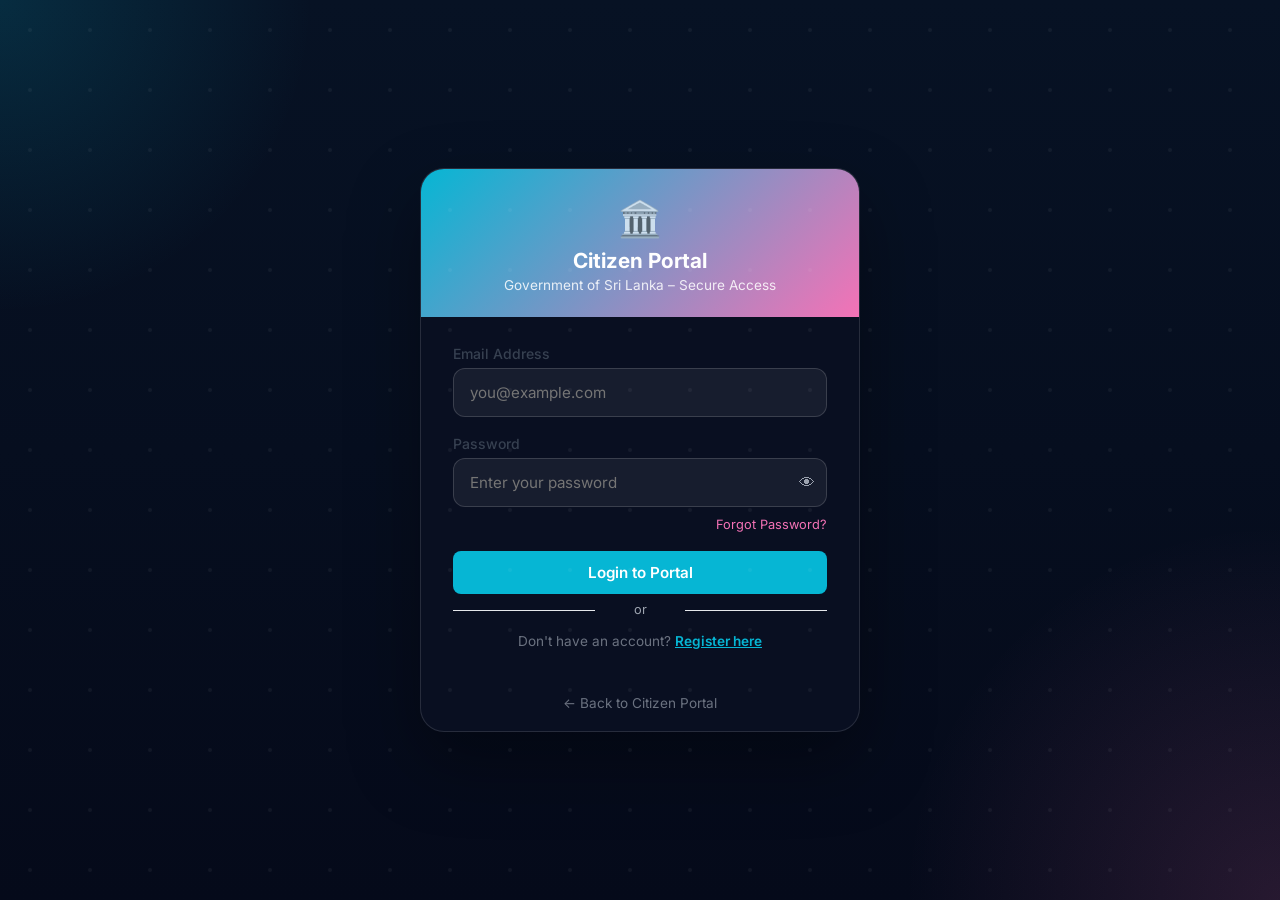
<file: citizen-portal/templates/citizen_login.html>
<!DOCTYPE html>
<html lang="en">

<head>
    <meta charset="UTF-8">
    <meta name="viewport" content="width=device-width, initial-scale=1.0">
    <title>Citizen Login - Government of Sri Lanka</title>
    <link href="https://fonts.googleapis.com/css2?family=Inter:wght@400;500;600;700&display=swap" rel="stylesheet">
    <style>
        :root {
            --primary: #06b6d4;
            --secondary: #f472b6;
            --success: #22c55e;
            --danger: #fb7185;
            --bg: #050a1a;
            --text: #eef2ff;
            --text-muted: #cbd5e1;
            --surface: rgba(10, 16, 34, 0.95);
            --border: rgba(255, 255, 255, 0.12);
            --shadow: 0 30px 70px rgba(0, 0, 0, 0.35);
        }

        * {
            margin: 0;
            padding: 0;
            box-sizing: border-box;
        }

        body {
            font-family: 'Inter', sans-serif;
            background: radial-gradient(circle at top left, rgba(6, 182, 212, 0.16), transparent 20%),
                        radial-gradient(circle at bottom right, rgba(244, 114, 182, 0.14), transparent 24%),
                        linear-gradient(180deg, #071224 0%, #050a1a 100%);
            min-height: 100vh;
            display: flex;
            align-items: center;
            justify-content: center;
            padding: 20px;
            width: 100%;
            overflow-x: hidden;
        }

        body::before {
            content: '';
            position: fixed;
            inset: 0;
            background: url("data:image/svg+xml,%3Csvg width='60' height='60' viewBox='0 0 60 60' xmlns='http://www.w3.org/2000/svg'%3E%3Cg fill='none' fill-rule='evenodd'%3E%3Cg fill='%23ffffff' fill-opacity='0.05'%3E%3Ccircle cx='30' cy='30' r='2'/%3E%3C/g%3E%3C/g%3E%3C/svg%3E");
            pointer-events: none;
        }

        .card {
            background: var(--surface);
            border: 1px solid var(--border);
            border-radius: 24px;
            box-shadow: var(--shadow);
            width: 100%;
            max-width: 440px;
            overflow: hidden;
            animation: slideUp 0.4s ease;
        }

        @keyframes slideUp {
            from {
                opacity: 0;
                transform: translateY(30px);
            }

            to {
                opacity: 1;
                transform: translateY(0);
            }
        }

        .card-header {
            background: linear-gradient(135deg, var(--primary), var(--secondary));
            padding: 28px 32px 24px;
            text-align: center;
            color: white;
        }

        .card-header .flag {
            font-size: 2.2rem;
            margin-bottom: 8px;
        }

        .card-header h1 {
            font-size: 1.3rem;
            font-weight: 700;
            margin-bottom: 4px;
        }

        .card-header p {
            font-size: 0.85rem;
            opacity: 0.85;
        }

        .tabs {
            display: flex;
            border-bottom: 2px solid #e5e7eb;
        }

        .tab-btn {
            flex: 1;
            padding: 14px;
            border: none;
            background: #f9fafb;
            font-size: 0.9rem;
            font-weight: 600;
            color: #6b7280;
            cursor: pointer;
            transition: all 0.2s;
        }

        .tab-btn.active {
            background: white;
            color: var(--primary);
            border-bottom: 2px solid var(--primary);
            margin-bottom: -2px;
        }

        .tab-btn:hover:not(.active) {
            background: #f3f4f6;
            color: #374151;
        }

        .card-body {
            padding: 28px 32px;
        }

        .tab-panel {
            display: none;
        }

        .tab-panel.active {
            display: block;
        }

        .form-group {
            margin-bottom: 18px;
        }

        label {
            display: block;
            margin-bottom: 6px;
            font-size: 0.875rem;
            font-weight: 500;
            color: #374151;
        }

        input[type=text],
        input[type=email],
        input[type=password],
        input[type=tel] {
            width: 100%;
            padding: 14px 16px;
            border: 1px solid rgba(255, 255, 255, 0.15);
            border-radius: 12px;
            font-size: 0.95rem;
            font-family: inherit;
            transition: border-color 0.2s, box-shadow 0.2s;
            outline: none;
            background: rgba(255, 255, 255, 0.06);
            color: var(--text);
        }

        input:focus {
            border-color: var(--primary);
            box-shadow: 0 0 0 3px rgba(6, 182, 212, 0.18);
        }

        .btn {
            width: 100%;
            padding: 12px;
            border: none;
            border-radius: 8px;
            font-size: 0.95rem;
            font-weight: 600;
            font-family: inherit;
            cursor: pointer;
            transition: all 0.2s;
        }

        .btn-primary {
            background: var(--primary);
            color: white;
        }

        .btn-primary:hover {
            background: var(--secondary);
            transform: translateY(-1px);
            box-shadow: 0 4px 14px rgba(244, 114, 182, 0.28);
        }

        .btn-primary:active {
            transform: translateY(0);
        }

        .alert {
            padding: 10px 14px;
            border-radius: 8px;
            font-size: 0.875rem;
            margin-bottom: 16px;
            display: none;
        }

        .alert-error {
            background: #fef2f2;
            color: #dc2626;
            border: 1px solid #fecaca;
        }

        .alert-success {
            background: #f0fdf4;
            color: #16a34a;
            border: 1px solid #bbf7d0;
        }

        .divider {
            text-align: center;
            color: #9ca3af;
            font-size: 0.8rem;
            margin: 8px 0 16px;
            position: relative;
        }

        .divider::before,
        .divider::after {
            content: '';
            position: absolute;
            top: 50%;
            width: 38%;
            height: 1px;
            background: #e5e7eb;
        }

        .divider::before {
            left: 0;
        }

        .divider::after {
            right: 0;
        }

        .back-link {
            display: block;
            text-align: center;
            margin-top: 18px;
            font-size: 0.85rem;
            color: #6b7280;
            text-decoration: none;
        }

        .back-link:hover {
            color: var(--primary);
        }

        .spinner {
            display: none;
            width: 18px;
            height: 18px;
            border: 2px solid rgba(255, 255, 255, 0.4);
            border-top-color: white;
            border-radius: 50%;
            animation: spin 0.6s linear infinite;
            margin: 0 auto;
        }

        @keyframes spin {
            to {
                transform: rotate(360deg);
            }
        }

        .pwd-row {
            position: relative;
        }

        .pwd-toggle {
            position: absolute;
            right: 12px;
            top: 50%;
            transform: translateY(-50%);
            background: none;
            border: none;
            cursor: pointer;
            color: #9ca3af;
            font-size: 1rem;
            padding: 0;
        }

        .row-2 {
            display: grid;
            grid-template-columns: 1fr 1fr;
            gap: 12px;
        }
    </style>
</head>

<body>
    <div class="card">
        <div class="card-header">
            <div class="flag">🏛️</div>
            <h1>Citizen Portal</h1>
            <p>Government of Sri Lanka – Secure Access</p>
        </div>



        <div class="card-body">

            <!-- LOGIN PANEL -->
            <div class="tab-panel active" id="panel-login">
                <div class="alert alert-error" id="login-error"></div>
                <div class="alert alert-success" id="login-success"></div>
                <div class="form-group">
                    <label for="login-email">Email Address</label>
                    <input type="email" id="login-email" placeholder="you@example.com" autocomplete="email">
                </div>
                <div class="form-group">
                    <label for="login-password">Password</label>
                    <div class="pwd-row">
                        <input type="password" id="login-password" placeholder="Enter your password"
                            autocomplete="current-password">
                        <button class="pwd-toggle" type="button" onclick="togglePwd('login-password', this)">👁</button>
                    </div>
                </div>
                <div style="text-align: right; margin-top: -12px; margin-bottom: 18px;">
                    <a href="#" onclick="doForgot()" style="font-size: 0.8rem; color: var(--secondary); text-decoration: none;">Forgot Password?</a>
                </div>
                <button class="btn btn-primary" id="login-btn" onclick="doLogin()">
                    <span id="login-label">Login to Portal</span>
                    <div class="spinner" id="login-spinner"></div>
                </button>
                <div class="divider">or</div>
                <p style="text-align:center;font-size:0.85rem;color:#6b7280;">Don't have an account? <a href="/citizen/register" style="color:var(--primary);font-weight:600;">Register here</a>
                </p>
            </div>


        </div>

        <a href="/" class="back-link">← Back to Citizen Portal</a>
        <div style="height:20px;"></div>
    </div>



    <script>
        async function doForgot() {
            hideAlerts('login-error', 'login-success');
            const email = document.getElementById('login-email').value.trim();
            if (!email) { 
                showAlert('login-error', 'Please enter your Gmail address in the field above to receive a reset link.'); 
                document.getElementById('login-email').focus();
                return; 
            }
            
            // Show a temporary "sending" state on the forgot link if possible, or just use login spinner
            setLoading('login-btn', 'login-spinner', 'login-label', true);
            
            try {
                const res = await fetch('/api/citizen/forgot-password', {
                    method: 'POST',
                    headers: { 'Content-Type': 'application/json' },
                    body: JSON.stringify({ email })
                });
                const data = await res.json();
                if (res.ok) {
                    showAlert('login-success', '✓ Reset link sent! Please check your Gmail inbox.');
                } else {
                    showAlert('login-error', data.error || 'Failed to request reset.');
                }
            } catch (e) {
                showAlert('login-error', 'Connection error. Please try again.');
            }
            setLoading('login-btn', 'login-spinner', 'login-label', false);
        }



        function togglePwd(id, btn) {
            const inp = document.getElementById(id);
            inp.type = inp.type === 'password' ? 'text' : 'password';
            btn.textContent = inp.type === 'password' ? '👁' : '🙈';
        }

        function showAlert(id, msg) {
            const el = document.getElementById(id);
            el.textContent = msg;
            el.style.display = 'block';
        }
        function hideAlerts(...ids) { ids.forEach(id => { document.getElementById(id).style.display = 'none'; }); }

        function setLoading(btn, spinner, label, loading) {
            document.getElementById(btn).disabled = loading;
            document.getElementById(spinner).style.display = loading ? 'block' : 'none';
            document.getElementById(label).style.display = loading ? 'none' : 'block';
        }

        async function doLogin() {
            hideAlerts('login-error', 'login-success');
            const email = document.getElementById('login-email').value.trim();
            const password = document.getElementById('login-password').value;
            if (!email || !password) { showAlert('login-error', 'Please enter email and password.'); return; }
            setLoading('login-btn', 'login-spinner', 'login-label', true);
            try {
                const res = await fetch('/api/citizen/login', {
                    method: 'POST',
                    headers: { 'Content-Type': 'application/json' },
                    body: JSON.stringify({ email, password })
                });
                const data = await res.json();
                if (res.ok) {
                    showAlert('login-success', '✓ Login successful! Redirecting...');
                    localStorage.setItem('citizen_token', data.token);
                    localStorage.setItem('citizen_name', data.name || email);
                    localStorage.setItem('citizen_id', data.user_id || '');
                    localStorage.setItem('profile_id', data.user_id || '');
                    setTimeout(() => window.location.href = '/', 900);
                } else {
                    showAlert('login-error', data.error || 'Invalid email or password.');
                }
            } catch (e) {
                showAlert('login-error', 'Connection error. Please try again.');
            }
            setLoading('login-btn', 'login-spinner', 'login-label', false);
        }



        // Submit on Enter key
        document.addEventListener('keydown', e => {
            if (e.key === 'Enter') {
                doLogin();
            }
        });
    </script>
</body>

</html>
</file>
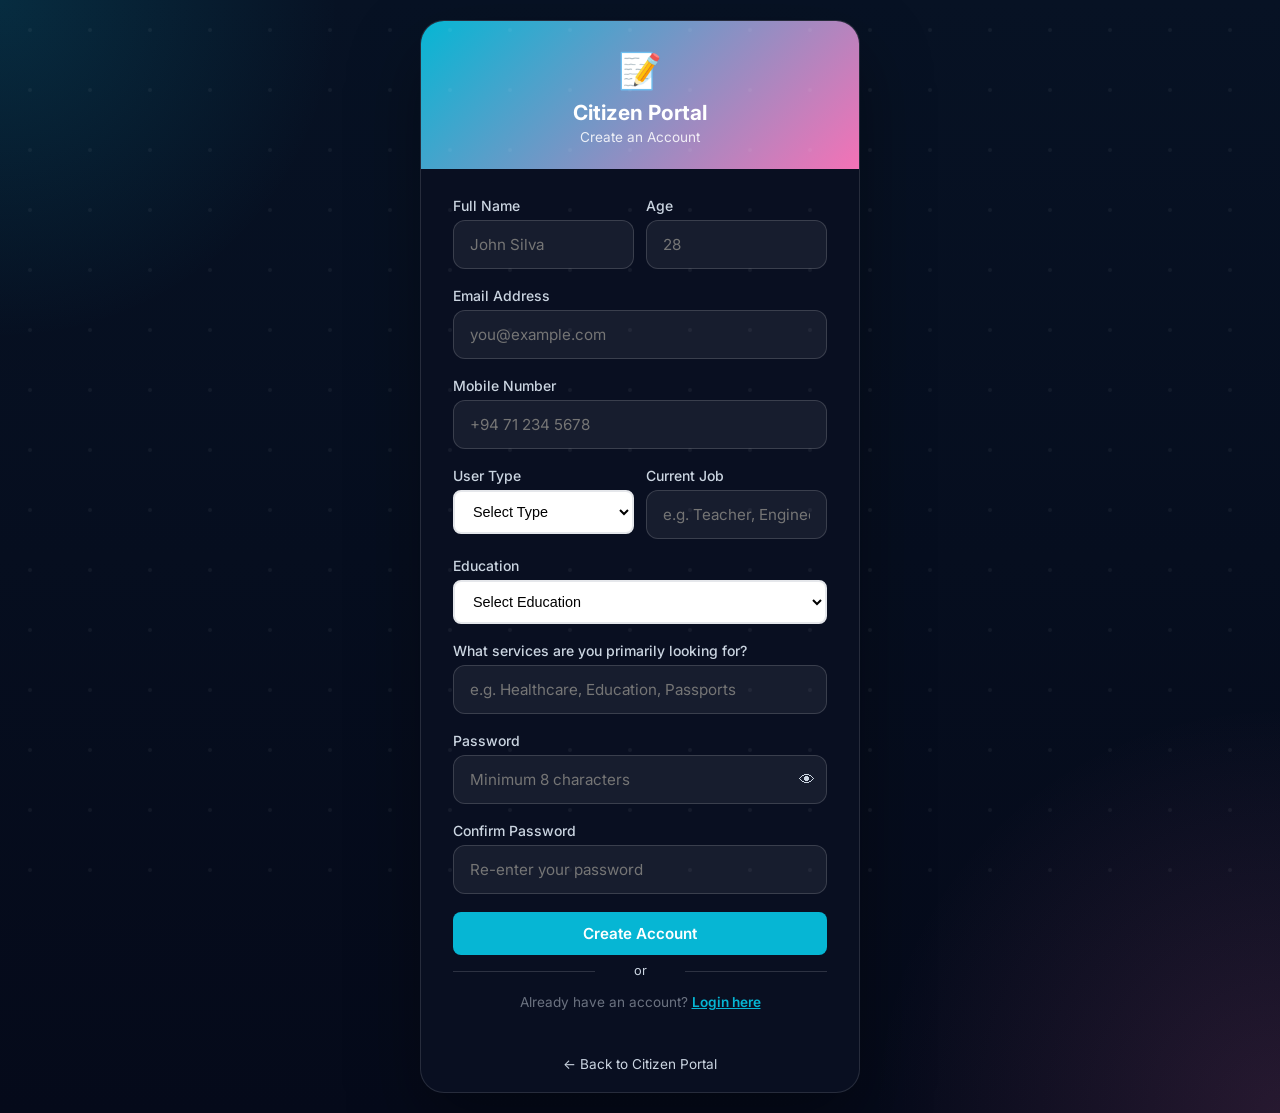
<file: citizen-portal/templates/citizen_register.html>
<!DOCTYPE html>
<html lang="en">

<head>
    <meta charset="UTF-8">
    <meta name="viewport" content="width=device-width, initial-scale=1.0">
    <title>Citizen Register - Government of Sri Lanka</title>
    <link href="https://fonts.googleapis.com/css2?family=Inter:wght@400;500;600;700&display=swap" rel="stylesheet">
    <style>
        :root {
            --primary: #06b6d4;
            --secondary: #f472b6;
            --success: #22c55e;
            --danger: #fb7185;
            --bg: #050a1a;
            --text: #eef2ff;
            --text-muted: #cbd5e1;
            --surface: rgba(10, 16, 34, 0.95);
            --border: rgba(255, 255, 255, 0.12);
            --shadow: 0 30px 70px rgba(0, 0, 0, 0.35);
        }

        * {
            margin: 0;
            padding: 0;
            box-sizing: border-box;
        }

        body {
            font-family: 'Inter', sans-serif;
            background: radial-gradient(circle at top left, rgba(6, 182, 212, 0.16), transparent 20%),
                        radial-gradient(circle at bottom right, rgba(244, 114, 182, 0.14), transparent 24%),
                        linear-gradient(180deg, #071224 0%, #050a1a 100%);
            min-height: 100vh;
            display: flex;
            align-items: center;
            justify-content: center;
            padding: 20px;
            width: 100%;
            overflow-x: hidden;
        }

        body::before {
            content: '';
            position: fixed;
            inset: 0;
            background: url("data:image/svg+xml,%3Csvg width='60' height='60' viewBox='0 0 60 60' xmlns='http://www.w3.org/2000/svg'%3E%3Cg fill='none' fill-rule='evenodd'%3E%3Cg fill='%23ffffff' fill-opacity='0.05'%3E%3Ccircle cx='30' cy='30' r='2'/%3E%3C/g%3E%3C/g%3E%3C/svg%3E");
            pointer-events: none;
        }

        .card {
            background: var(--surface);
            border: 1px solid var(--border);
            border-radius: 24px;
            box-shadow: var(--shadow);
            width: 100%;
            max-width: 440px;
            overflow: hidden;
            animation: slideUp 0.4s ease;
        }

        @keyframes slideUp {
            from {
                opacity: 0;
                transform: translateY(30px);
            }

            to {
                opacity: 1;
                transform: translateY(0);
            }
        }

        .card-header {
            background: linear-gradient(135deg, var(--primary), var(--secondary));
            padding: 28px 32px 24px;
            text-align: center;
            color: white;
        }

        .card-header .flag {
            font-size: 2.2rem;
            margin-bottom: 8px;
        }

        .card-header h1 {
            font-size: 1.3rem;
            font-weight: 700;
            margin-bottom: 4px;
        }

        .card-header p {
            font-size: 0.85rem;
            opacity: 0.85;
        }

        .card-body {
            padding: 28px 32px;
        }

        .form-group {
            margin-bottom: 18px;
        }

        label {
            display: block;
            margin-bottom: 6px;
            font-size: 0.875rem;
            font-weight: 500;
            color: var(--text-muted);
        }

        input[type=text],
        input[type=email],
        input[type=password],
        input[type=tel] {
            width: 100%;
            padding: 14px 16px;
            border: 1px solid rgba(255, 255, 255, 0.15);
            border-radius: 12px;
            font-size: 0.95rem;
            font-family: inherit;
            transition: border-color 0.2s, box-shadow 0.2s;
            outline: none;
            background: rgba(255, 255, 255, 0.06);
            color: var(--text);
        }

        input:focus {
            border-color: var(--primary);
            box-shadow: 0 0 0 3px rgba(6, 182, 212, 0.18);
        }

        .btn {
            width: 100%;
            padding: 12px;
            border: none;
            border-radius: 8px;
            font-size: 0.95rem;
            font-weight: 600;
            font-family: inherit;
            cursor: pointer;
            transition: all 0.2s;
        }

        .btn-primary {
            background: var(--primary);
            color: white;
        }

        .btn-primary:hover {
            background: var(--secondary);
            transform: translateY(-1px);
            box-shadow: 0 4px 14px rgba(244, 114, 182, 0.28);
        }

        .btn-primary:active {
            transform: translateY(0);
        }

        .alert {
            padding: 10px 14px;
            border-radius: 8px;
            font-size: 0.875rem;
            margin-bottom: 16px;
            display: none;
        }

        .alert-error {
            background: rgba(251, 113, 133, 0.12);
            color: #fca5a5;
            border: 1px solid rgba(251, 113, 133, 0.25);
        }

        .alert-success {
            background: rgba(34, 197, 94, 0.12);
            color: #86efac;
            border: 1px solid rgba(34, 197, 94, 0.25);
        }

        .divider {
            text-align: center;
            color: var(--text-muted);
            font-size: 0.8rem;
            margin: 8px 0 16px;
            position: relative;
        }

        .divider::before,
        .divider::after {
            content: '';
            position: absolute;
            top: 50%;
            width: 38%;
            height: 1px;
            background: rgba(255, 255, 255, 0.15);
        }

        .divider::before {
            left: 0;
        }

        .divider::after {
            right: 0;
        }

        .back-link {
            display: block;
            text-align: center;
            margin-top: 18px;
            font-size: 0.85rem;
            color: var(--text-muted);
            text-decoration: none;
        }

        .back-link:hover {
            color: var(--primary);
        }

        .spinner {
            display: none;
            width: 18px;
            height: 18px;
            border: 2px solid rgba(255, 255, 255, 0.4);
            border-top-color: white;
            border-radius: 50%;
            animation: spin 0.6s linear infinite;
            margin: 0 auto;
        }

        @keyframes spin {
            to {
                transform: rotate(360deg);
            }
        }

        .pwd-row {
            position: relative;
        }

        .pwd-toggle {
            position: absolute;
            right: 12px;
            top: 50%;
            transform: translateY(-50%);
            background: none;
            border: none;
            cursor: pointer;
            color: var(--text-muted);
            font-size: 1rem;
            padding: 0;
        }

        .row-2 {
            display: grid;
            grid-template-columns: 1fr 1fr;
            gap: 12px;
        }
    </style>
</head>

<body>
    <div class="card">
        <div class="card-header">
            <div class="flag">📝</div>
            <h1>Citizen Portal</h1>
            <p>Create an Account</p>
        </div>

        <div class="card-body">
            <div class="alert alert-error" id="reg-error"></div>
            <div class="alert alert-success" id="reg-success"></div>
            
            <div class="row-2">
                <div class="form-group">
                    <label for="reg-name">Full Name</label>
                    <input type="text" id="reg-name" placeholder="John Silva">
                </div>
                <div class="form-group">
                    <label for="reg-age">Age</label>
                    <input type="text" id="reg-age" placeholder="28">
                </div>
            </div>
            
            <div class="form-group">
                <label for="reg-email">Email Address</label>
                <input type="email" id="reg-email" placeholder="you@example.com" autocomplete="email">
            </div>
            
            <div class="form-group">
                <label for="reg-phone">Mobile Number</label>
                <input type="tel" id="reg-phone" placeholder="+94 71 234 5678">
            </div>
            
            <div class="row-2">
                <div class="form-group">
                    <label for="reg-user-type">User Type</label>
                    <select id="reg-user-type" style="width: 100%; padding: 11px 14px; border: 2px solid #e5e7eb; border-radius: 8px; font-size: 0.9rem; outline: none; background: white;">
                        <option value="">Select Type</option>
                        <option value="student">Student</option>
                        <option value="doctor">Doctor</option>
                        <option value="farmer">Farmer</option>
                        <option value="teacher">Teacher</option>
                        <option value="engineer">Engineer</option>
                        <option value="business">Business Owner</option>
                        <option value="other">Other</option>
                    </select>
                </div>
                <div class="form-group">
                    <label for="reg-job">Current Job</label>
                    <input type="text" id="reg-job" placeholder="e.g. Teacher, Engineer">
                </div>
            </div>
            
            <div class="form-group">
                <label for="reg-education">Education</label>
                <select id="reg-education" style="width: 100%; padding: 11px 14px; border: 2px solid #e5e7eb; border-radius: 8px; font-size: 0.9rem; outline: none; background: white;">
                    <option value="">Select Education</option>
                    <option value="school">School Level</option>
                    <option value="ol">O/L</option>
                    <option value="al">A/L</option>
                    <option value="diploma">Diploma</option>
                    <option value="degree">Bachelor's Degree</option>
                    <option value="masters">Master's / PhD</option>
                </select>
            </div>
            
            <div class="form-group">
                <label for="reg-interests">What services are you primarily looking for?</label>
                <input type="text" id="reg-interests" placeholder="e.g. Healthcare, Education, Passports">
            </div>
            
            <div class="form-group">
                <label for="reg-password">Password</label>
                <div class="pwd-row">
                    <input type="password" id="reg-password" placeholder="Minimum 8 characters">
                    <button class="pwd-toggle" type="button" onclick="togglePwd('reg-password', this)">👁</button>
                </div>
            </div>
            
            <div class="form-group">
                <label for="reg-confirm">Confirm Password</label>
                <input type="password" id="reg-confirm" placeholder="Re-enter your password">
            </div>
            
            <button class="btn btn-primary" id="reg-btn" onclick="doRegister()">
                <span id="reg-label">Create Account</span>
                <div class="spinner" id="reg-spinner"></div>
            </button>
            
            <div class="divider">or</div>
            <p style="text-align:center;font-size:0.85rem;color:#6b7280;">Already have an account? <a href="/citizen/login" style="color:var(--primary);font-weight:600;">Login here</a></p>
        </div>

        <a href="/" class="back-link">← Back to Citizen Portal</a>
        <div style="height:20px;"></div>
    </div>

    <script>
        function togglePwd(id, btn) {
            const inp = document.getElementById(id);
            inp.type = inp.type === 'password' ? 'text' : 'password';
            btn.textContent = inp.type === 'password' ? '👁' : '🙈';
        }

        function showAlert(id, msg) {
            const el = document.getElementById(id);
            el.textContent = msg;
            el.style.display = 'block';
        }
        function hideAlerts(...ids) { ids.forEach(id => { document.getElementById(id).style.display = 'none'; }); }

        function setLoading(btn, spinner, label, loading) {
            document.getElementById(btn).disabled = loading;
            document.getElementById(spinner).style.display = loading ? 'block' : 'none';
            document.getElementById(label).style.display = loading ? 'none' : 'block';
        }

        async function doRegister() {
            hideAlerts('reg-error', 'reg-success');
            const name = document.getElementById('reg-name').value.trim();
            const age = document.getElementById('reg-age').value.trim();
            const email = document.getElementById('reg-email').value.trim();
            const phone = document.getElementById('reg-phone').value.trim();
            const interests = document.getElementById('reg-interests').value.trim();
            const job = document.getElementById('reg-job').value.trim();
            const user_type = document.getElementById('reg-user-type').value.trim();
            const education = document.getElementById('reg-education').value.trim();
            const password = document.getElementById('reg-password').value;
            const confirm = document.getElementById('reg-confirm').value;

            if (!name || !email || !password) { showAlert('reg-error', 'Name, email and password are required.'); return; }
            if (password.length < 8) { showAlert('reg-error', 'Password must be at least 8 characters.'); return; }
            if (password !== confirm) { showAlert('reg-error', 'Passwords do not match.'); return; }

            setLoading('reg-btn', 'reg-spinner', 'reg-label', true);
            try {
                const res = await fetch('/api/citizen/register', {
                    method: 'POST',
                    headers: { 'Content-Type': 'application/json' },
                    body: JSON.stringify({ name, age, email, phone, interests, job, user_type, education, password })
                });
                const data = await res.json();
                if (res.ok) {
                    showAlert('reg-success', '✓ Account created! You can now login.');
                    setTimeout(() => window.location.href = '/citizen/login', 2000);
                    // Clear form
                    document.getElementById('reg-email').value = '';
                    document.getElementById('reg-password').value = '';
                    document.getElementById('reg-confirm').value = '';
                } else {
                    showAlert('reg-error', data.error || 'Registration failed. Try again.');
                }
            } catch (e) {
                showAlert('reg-error', 'Connection error. Please try again.');
            }
            setLoading('reg-btn', 'reg-spinner', 'reg-label', false);
        }

        // Submit on Enter key
        document.addEventListener('keydown', e => {
            if (e.key === 'Enter') {
                doRegister();
            }
        });
    </script>
</body>

</html>
</file>
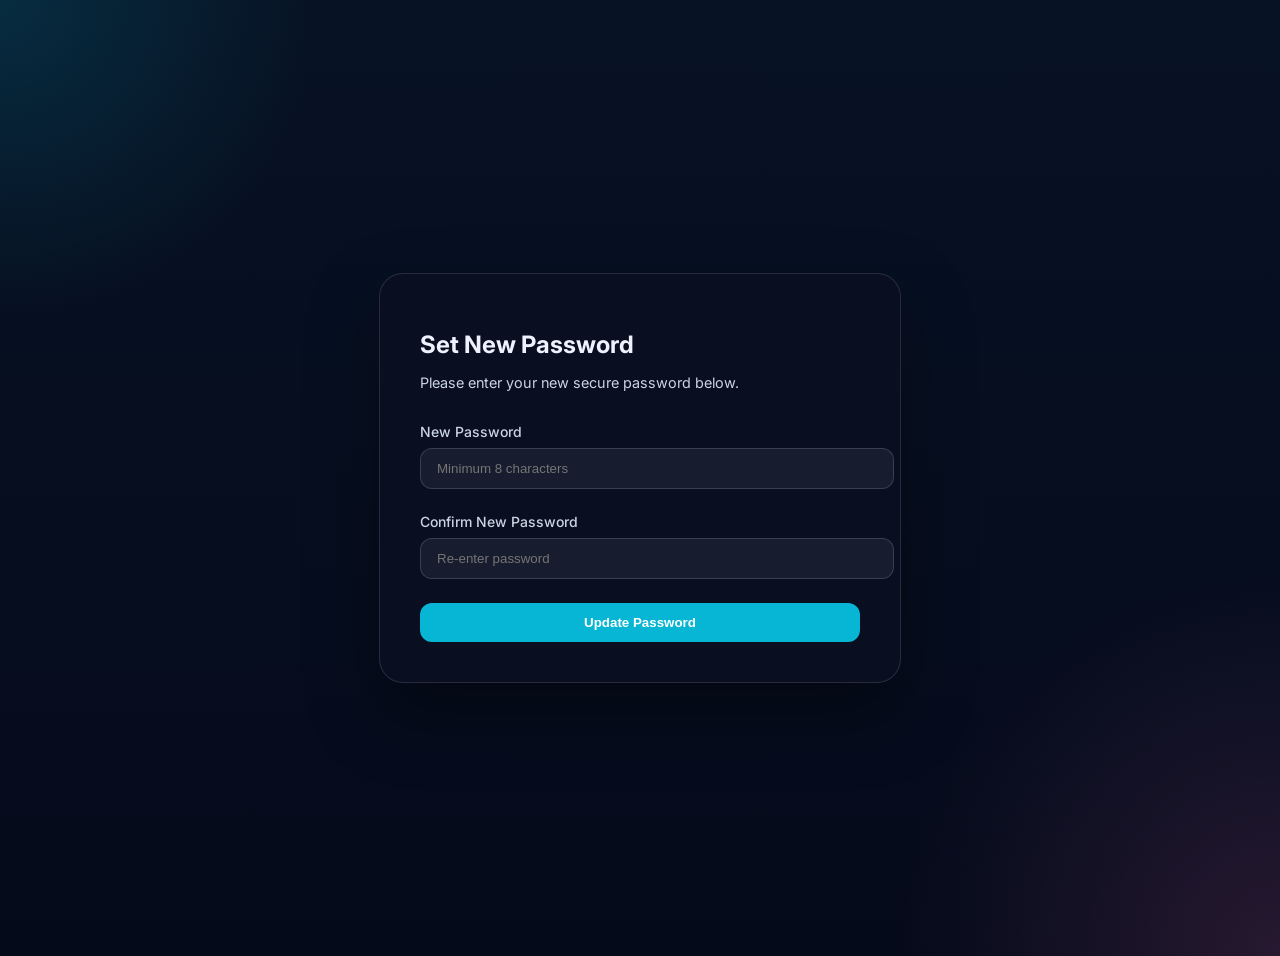
<file: citizen-portal/templates/reset_password.html>
<!DOCTYPE html>
<html lang="en">
<head>
    <meta charset="UTF-8">
    <meta name="viewport" content="width=device-width, initial-scale=1.0">
    <title>Reset Password - Citizen Portal</title>
    <link href="https://fonts.googleapis.com/css2?family=Inter:wght@400;500;600;700&display=swap" rel="stylesheet">
    <style>
        :root {
            --primary: #06b6d4;
            --secondary: #f472b6;
            --success: #22c55e;
            --danger: #fb7185;
            --bg: #050a1a;
            --text: #eef2ff;
            --text-muted: #cbd5e1;
            --surface: rgba(10, 16, 34, 0.95);
            --border: rgba(255, 255, 255, 0.12);
            --shadow: 0 30px 70px rgba(0, 0, 0, 0.35);
        }
        body {
            font-family: 'Inter', sans-serif;
            background: radial-gradient(circle at top left, rgba(6, 182, 212, 0.16), transparent 20%),
                        radial-gradient(circle at bottom right, rgba(244, 114, 182, 0.14), transparent 24%),
                        linear-gradient(180deg, #071224 0%, #050a1a 100%);
            min-height: 100vh;
            display: flex;
            align-items: center;
            justify-content: center;
            padding: 20px;
        }
        .card {
            background: var(--surface);
            border: 1px solid var(--border);
            border-radius: 24px;
            box-shadow: var(--shadow);
            width: 100%;
            max-width: 440px;
            padding: 2.5rem;
        }
        h1 { margin-bottom: 0.5rem; font-size: 1.5rem; color: var(--text); }
        p { color: var(--text-muted); margin-bottom: 2rem; font-size: 0.9rem; }
        .form-group { margin-bottom: 1.5rem; }
        label { display: block; margin-bottom: 0.5rem; font-weight: 500; font-size: 0.875rem; color: var(--text-muted); }
        input {
            width: 100%;
            padding: 0.75rem 1rem;
            border: 1px solid rgba(255, 255, 255, 0.15);
            border-radius: 12px;
            outline: none;
            transition: border-color 0.2s;
            background: rgba(255, 255, 255, 0.06);
            color: var(--text);
        }
        input:focus { border-color: var(--primary); box-shadow: 0 0 0 3px rgba(6, 182, 212, 0.18); }
        .btn {
            width: 100%;
            padding: 0.75rem;
            background: var(--primary);
            color: white;
            border: none;
            border-radius: 12px;
            font-weight: 600;
            cursor: pointer;
            transition: all 0.2s;
        }
        .btn:hover { background: var(--secondary); transform: translateY(-1px); box-shadow: 0 4px 14px rgba(244, 114, 182, 0.28); }
        .alert {
            padding: 1rem;
            border-radius: 12px;
            margin-bottom: 1.5rem;
            display: none;
            font-size: 0.875rem;
        }
        .alert-error { background: rgba(251, 113, 133, 0.12); color: #fca5a5; border: 1px solid rgba(251, 113, 133, 0.25); }
        .alert-success { background: rgba(34, 197, 94, 0.12); color: #86efac; border: 1px solid rgba(34, 197, 94, 0.25); }
    </style>
</head>
<body>
    <div class="card">
        <h1>Set New Password</h1>
        <p>Please enter your new secure password below.</p>
        
        <div class="alert alert-error" id="error"></div>
        <div class="alert alert-success" id="success"></div>
        
        <div id="reset-form">
            <div class="form-group">
                <label for="password">New Password</label>
                <input type="password" id="password" placeholder="Minimum 8 characters">
            </div>
            <div class="form-group">
                <label for="confirm">Confirm New Password</label>
                <input type="password" id="confirm" placeholder="Re-enter password">
            </div>
            <button class="btn" onclick="submitReset()">Update Password</button>
        </div>
        
        <div id="success-link" style="display:none; text-align:center; margin-top:1rem;">
            <a href="/citizen/login" style="color:var(--primary); font-weight:600; text-decoration:none;">Go to Login</a>
        </div>
    </div>

    <script>
        const token = "{{ token }}";
        
        function showAlert(id, msg) {
            const el = document.getElementById(id);
            el.textContent = msg;
            el.style.display = 'block';
        }

        async function submitReset() {
            document.getElementById('error').style.display = 'none';
            const password = document.getElementById('password').value;
            const confirm = document.getElementById('confirm').value;
            
            if (password.length < 8) { showAlert('error', 'Password must be at least 8 characters.'); return; }
            if (password !== confirm) { showAlert('error', 'Passwords do not match.'); return; }
            
            try {
                const res = await fetch('/api/citizen/reset-password', {
                    method: 'POST',
                    headers: { 'Content-Type': 'application/json' },
                    body: JSON.stringify({ token, password })
                });
                const data = await res.json();
                if (res.ok) {
                    showAlert('success', 'Password updated successfully!');
                    document.getElementById('reset-form').style.display = 'none';
                    document.getElementById('success-link').style.display = 'block';
                } else {
                    showAlert('error', data.error || 'Failed to reset password.');
                }
            } catch (e) {
                showAlert('error', 'Connection error.');
            }
        }
    </script>
</body>
</html>
</file>
